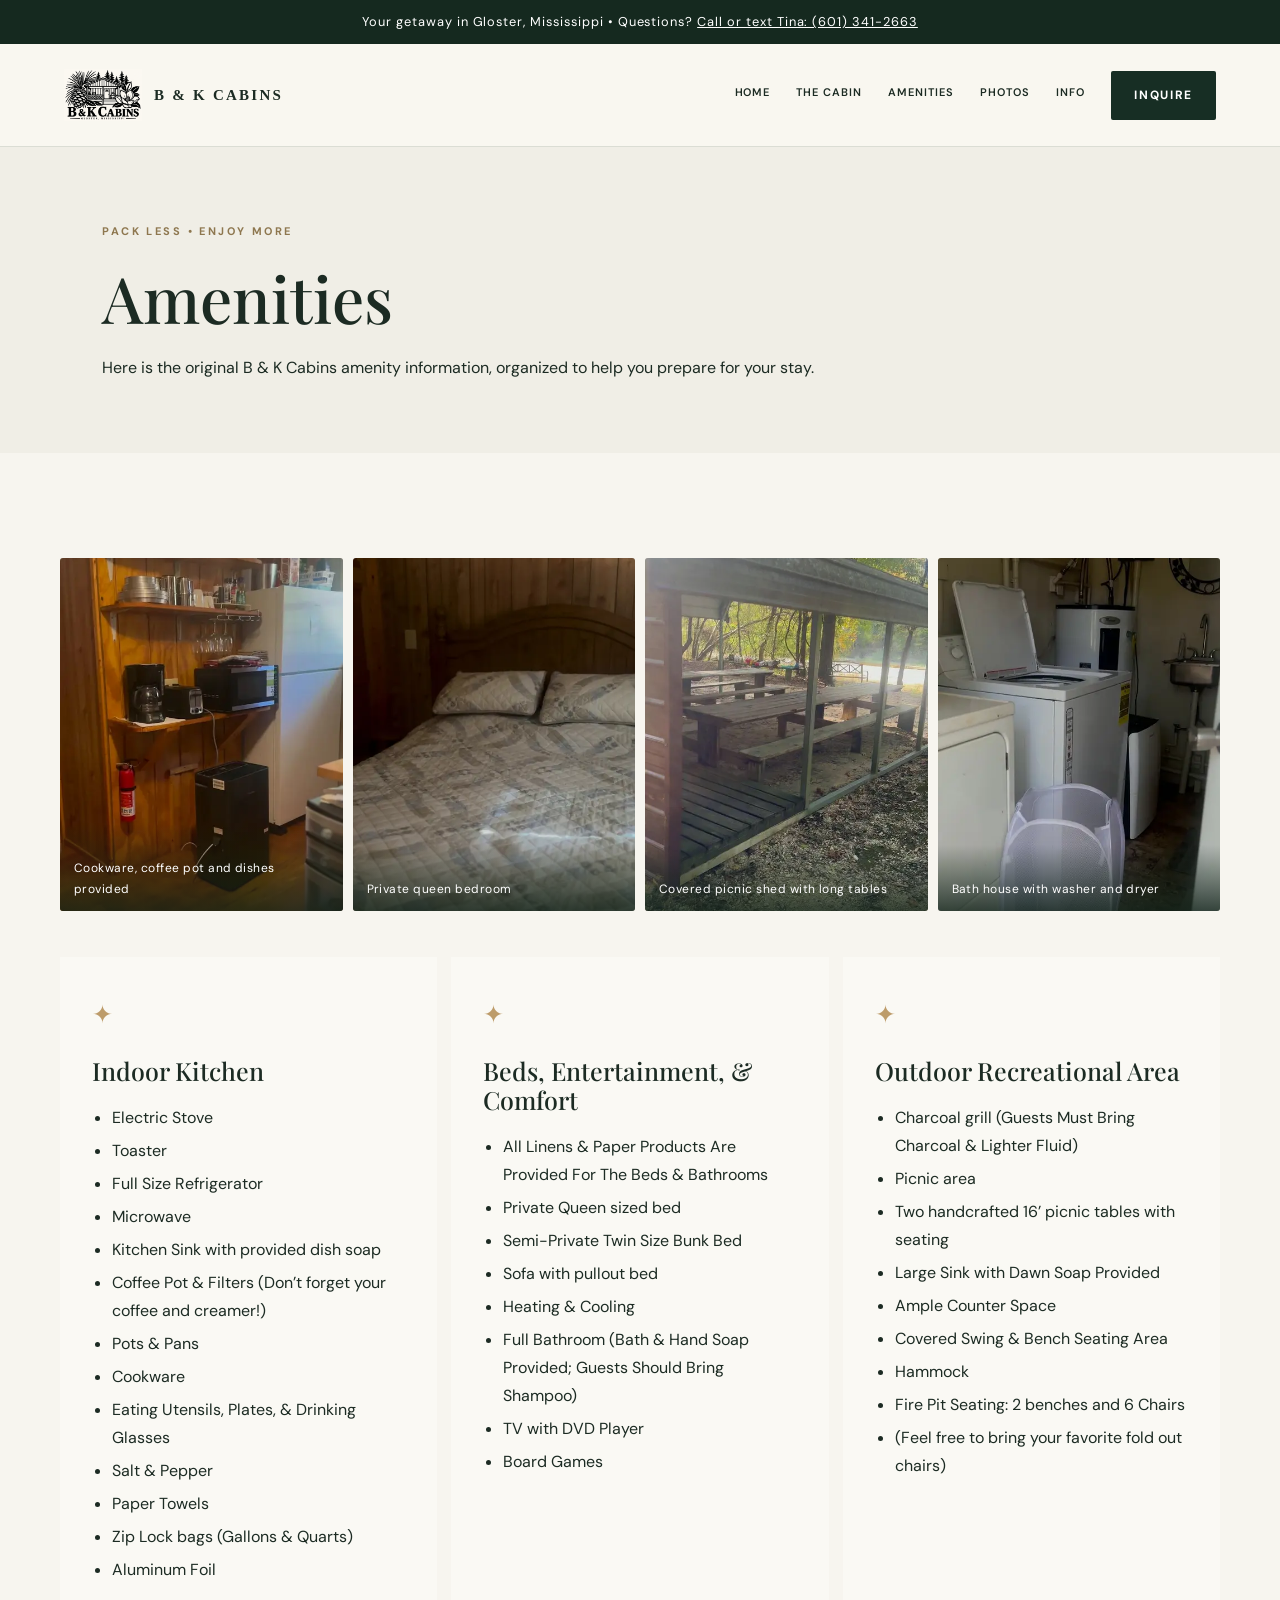
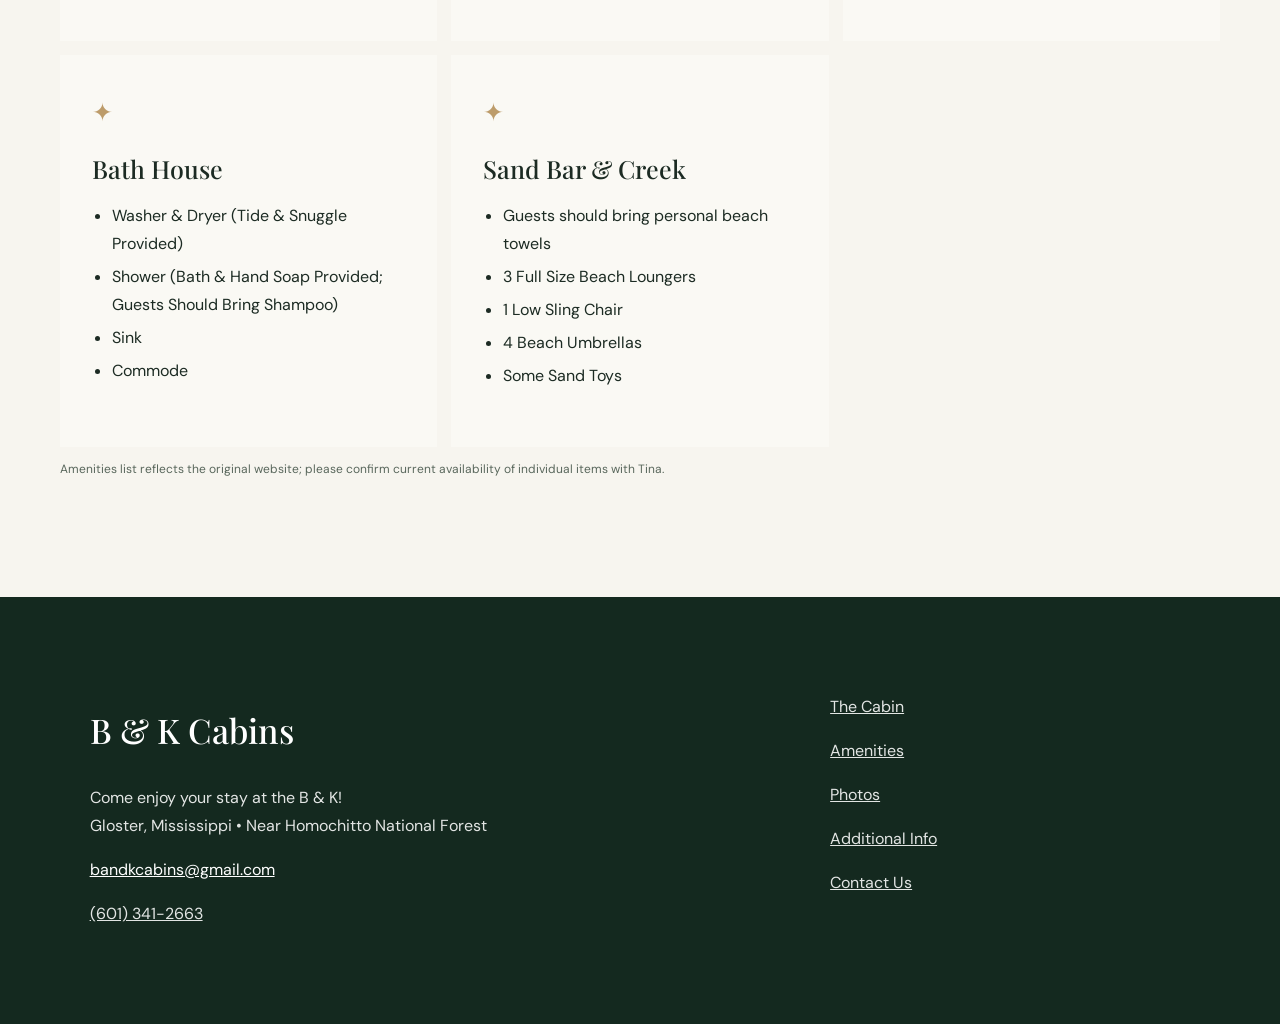
<file: amenities/index.html>
<!doctype html><html lang="en"><head><meta charset="utf-8"><meta name="viewport" content="width=device-width,initial-scale=1"><title>Cabin Amenities | Kitchen, Bathhouse, Creek &amp; More | B &amp; K Cabins</title><meta name="description" content="See the full B &amp; K cabin amenity checklist: equipped kitchen, linens, shaded porch, bathhouse, laundry, fire pit, creek and sandbar in Gloster, Mississippi."><link rel="canonical" href="https://bandkcabins.com/amenities/"><meta property="og:type" content="website"><meta property="og:title" content="Cabin Amenities | Kitchen, Bathhouse, Creek &amp; More | B &amp; K Cabins"><meta property="og:description" content="See the full B &amp; K cabin amenity checklist: equipped kitchen, linens, shaded porch, bathhouse, laundry, fire pit, creek and sandbar in Gloster, Mississippi."><meta property="og:url" content="https://bandkcabins.com/amenities/"><meta property="og:image" content="https://bandkcabins.com/assets/oct2026/cabin-porch-flowers.jpg"><link rel="stylesheet" href="/assets/site.css"><link rel="icon" href="/assets/bk-logo.png"><script type="application/ld+json">{"@context": "https://schema.org", "@type": "LodgingBusiness", "name": "B & K Cabins", "url": "https://bandkcabins.com/", "description": "Private cabin rental near Homochitto National Forest in Gloster, Mississippi.", "address": {"@type": "PostalAddress", "addressLocality": "Gloster", "addressRegion": "MS", "addressCountry": "US"}, "telephone": "+1-601-341-2663", "email": "bandkcabins@gmail.com"}</script></head><body><div class="top">Your getaway in Gloster, Mississippi • Questions? <a href="tel:+16013412663">Call or text Tina: (601) 341-2663</a></div><nav class="nav"><a class="logo" href="/"><img src="/assets/bk-logo.png" alt="B and K Cabins woodland emblem"><span>B & K CABINS</span></a><div class="links"><a href="/">Home</a><a href="/the-cabin/">The Cabin</a><a href="/amenities/">Amenities</a><a href="/photos/">Photos</a><a href="/faq/">Info</a><a class="btn" href="/contact/">Inquire</a></div></nav><main><header class="main-head"><div class="kicker">Pack less • Enjoy more</div><h1>Amenities</h1><p>Here is the original B & K Cabins amenity information, organized to help you prepare for your stay.</p></header><section class="wrap"><div class="amenity-band strip reveal" data-new-photos="in-kitchen-shelves,in-bedroom,in-picnic-shed,in-bathhouse" data-captions></div><div class="cards"><div class="card"><h3>Indoor Kitchen</h3><ul><li>Electric Stove</li><li>Toaster</li><li>Full Size Refrigerator</li><li>Microwave</li><li>Kitchen Sink with provided dish soap</li><li>Coffee Pot &amp; Filters (Don’t forget your coffee and creamer!)</li><li>Pots &amp; Pans</li><li>Cookware</li><li>Eating Utensils, Plates, &amp; Drinking Glasses</li><li>Salt &amp; Pepper</li><li>Paper Towels</li><li>Zip Lock bags (Gallons &amp; Quarts)</li><li>Aluminum Foil</li></ul></div><div class="card"><h3>Beds, Entertainment, &amp; Comfort</h3><ul><li>All Linens &amp; Paper Products Are Provided For The Beds &amp; Bathrooms</li><li>Private Queen sized bed</li><li>Semi-Private Twin Size Bunk Bed</li><li>Sofa with pullout bed</li><li>Heating &amp; Cooling</li><li>Full Bathroom (Bath &amp; Hand Soap Provided; Guests Should Bring Shampoo)</li><li>TV with DVD Player</li><li>Board Games</li></ul></div><div class="card"><h3>Outdoor Recreational Area</h3><ul><li>Charcoal grill (Guests Must Bring Charcoal &amp; Lighter Fluid)</li><li>Picnic area</li><li>Two handcrafted 16’ picnic tables with seating</li><li>Large Sink with Dawn Soap Provided</li><li>Ample Counter Space</li><li>Covered Swing &amp; Bench Seating Area</li><li>Hammock</li><li>Fire Pit Seating: 2 benches and 6 Chairs</li><li>(Feel free to bring your favorite fold out chairs)</li></ul></div><div class="card"><h3>Bath House</h3><ul><li>Washer &amp; Dryer (Tide &amp; Snuggle Provided)</li><li>Shower (Bath &amp; Hand Soap Provided; Guests Should Bring Shampoo)</li><li>Sink</li><li>Commode</li></ul></div><div class="card"><h3>Sand Bar &amp; Creek</h3><ul><li>Guests should bring personal beach towels</li><li>3 Full Size Beach Loungers</li><li>1 Low Sling Chair</li><li>4 Beach Umbrellas</li><li>Some Sand Toys</li></ul></div></div><p class="note">Amenities list reflects the original website; please confirm current availability of individual items with Tina.</p></section></main><footer class="footer"><div><h3>B & K Cabins</h3><p>Come enjoy your stay at the B & K!<br>Gloster, Mississippi • Near Homochitto National Forest</p><a href="mailto:bandkcabins@gmail.com">bandkcabins@gmail.com</a><p><a href="tel:+16013412663">(601) 341-2663</a></p></div><div><p><a href="/the-cabin/">The Cabin</a></p><p><a href="/amenities/">Amenities</a></p><p><a href="/photos/">Photos</a></p><p><a href="/faq/">Additional Info</a></p><p><a href="/contact/">Contact Us</a></p></div></footer><script src="/assets/photos.js"></script><script src="/assets/oct2026.js"></script><script defer src="/assets/site.js"></script></body></html>
</file>
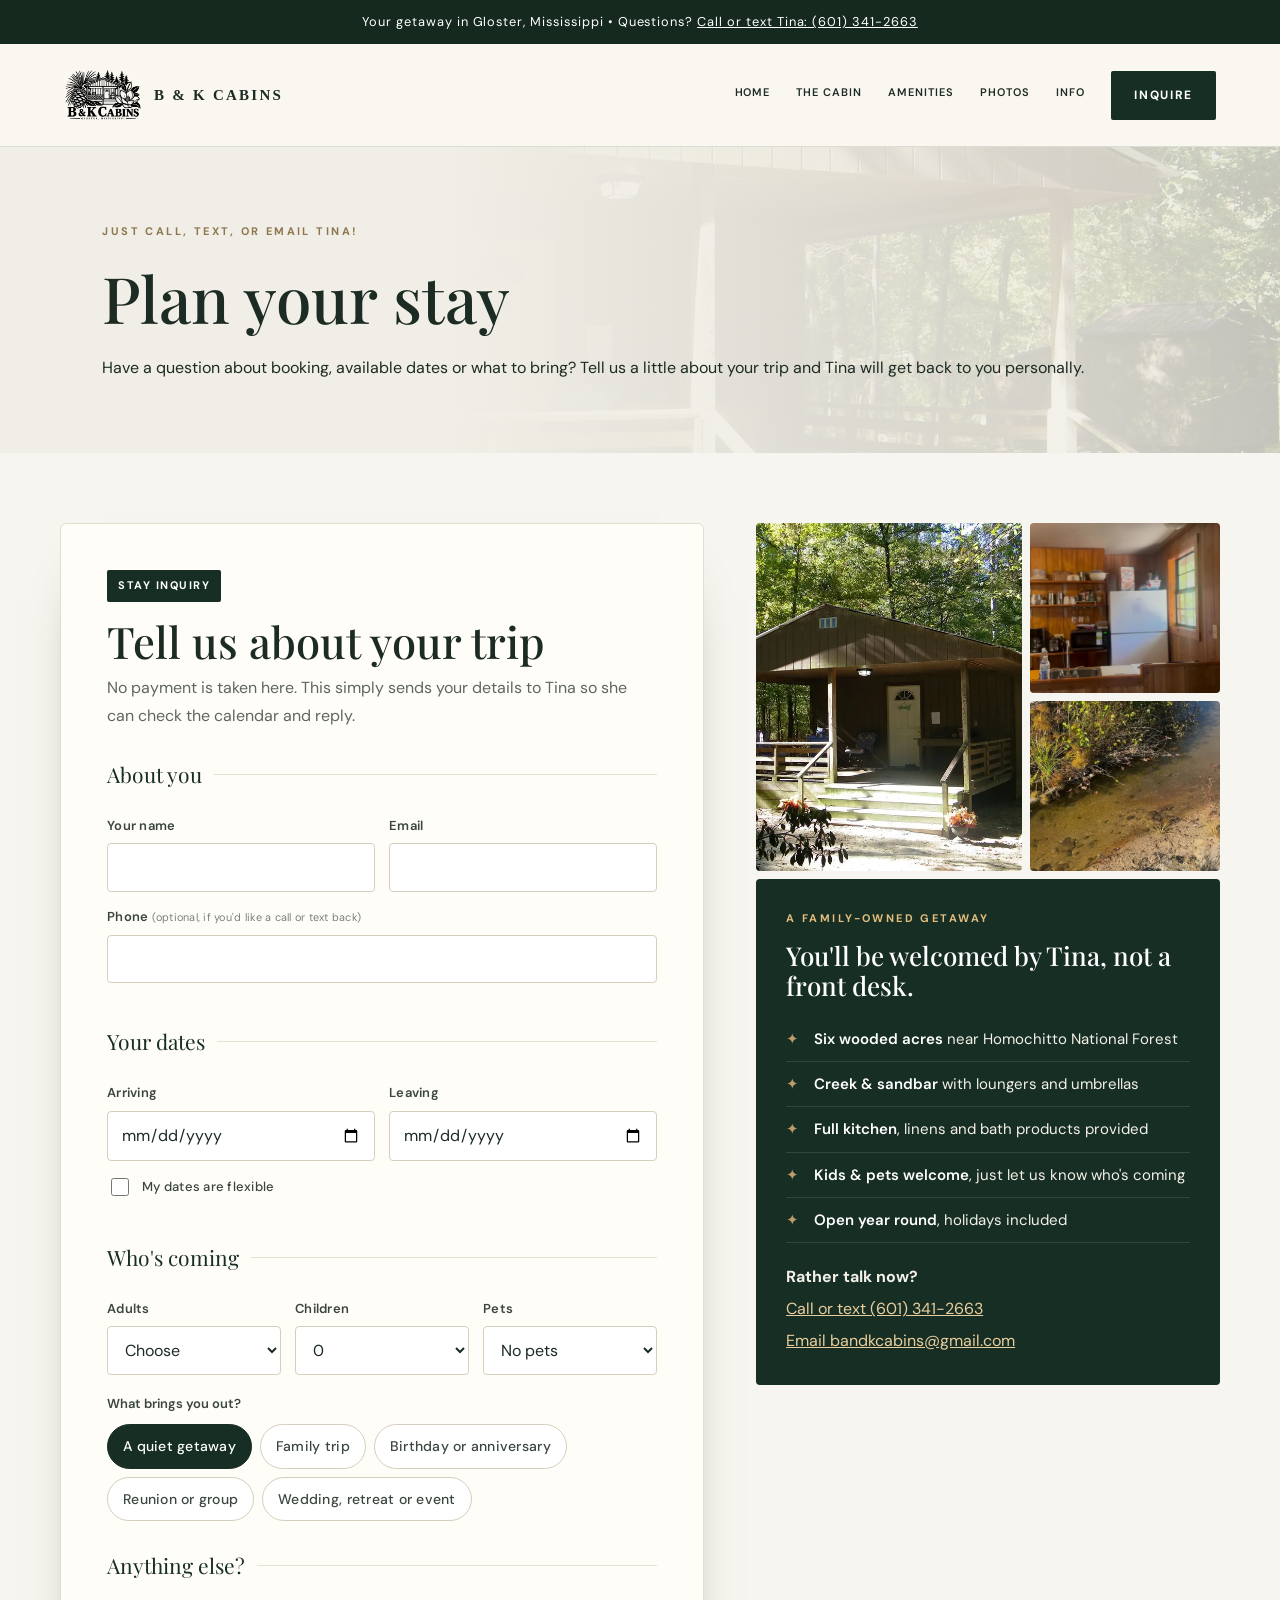
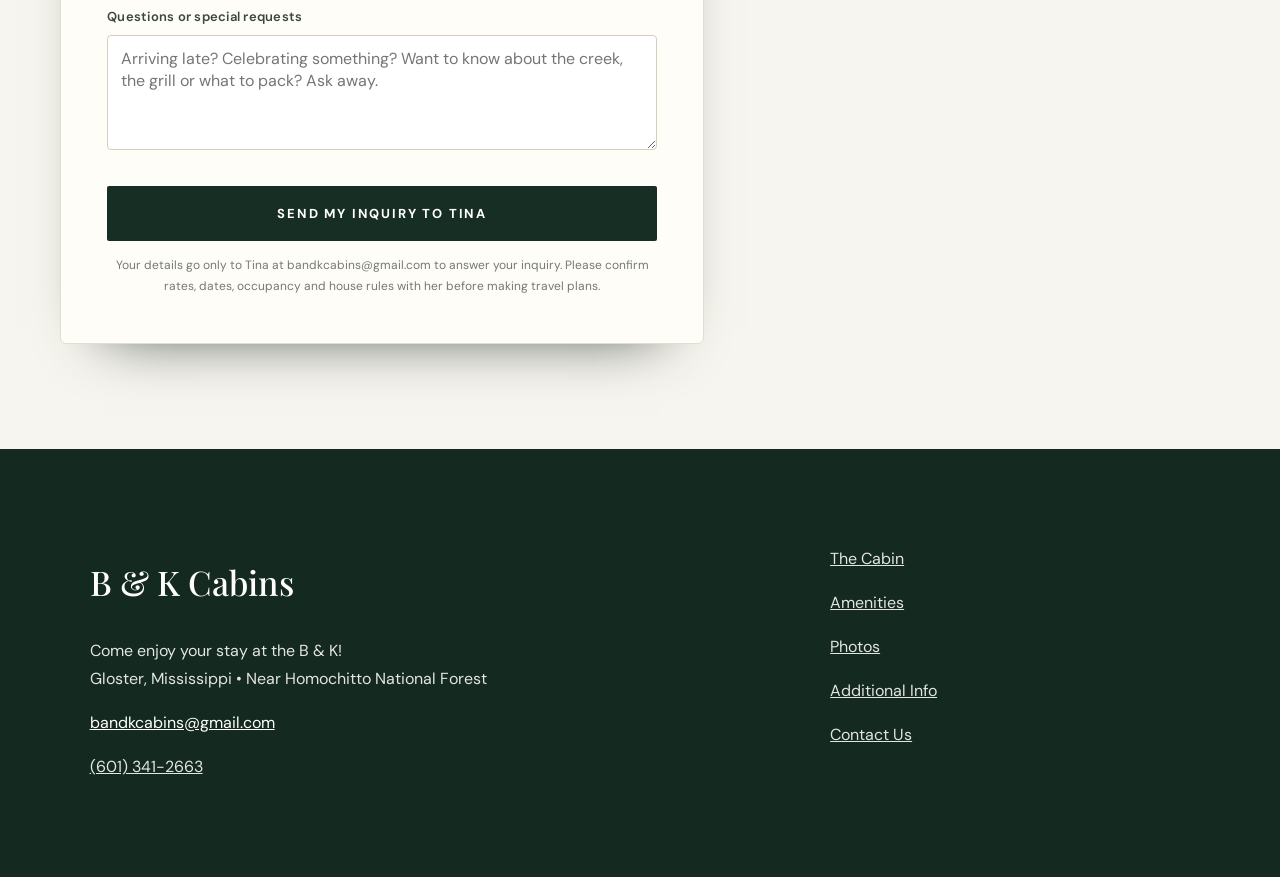
<file: contact/index.html>
<!doctype html><html lang="en"><head><meta charset="utf-8"><meta name="viewport" content="width=device-width,initial-scale=1"><title>Contact Tina &amp; Plan Your Stay | B &amp; K Cabins Gloster MS</title><meta name="description" content="Ask Tina about availability, rates, pets, gatherings, and your upcoming stay at B &amp; K Cabins in Gloster, Mississippi."><link rel="canonical" href="https://bandkcabins.com/contact/"><meta property="og:type" content="website"><meta property="og:title" content="Contact Tina &amp; Plan Your Stay | B &amp; K Cabins Gloster MS"><meta property="og:description" content="Ask Tina about availability, rates, pets, gatherings, and your upcoming stay at B &amp; K Cabins in Gloster, Mississippi."><meta property="og:url" content="https://bandkcabins.com/contact/"><meta property="og:image" content="https://bandkcabins.com/assets/oct2026/cabin-porch-flowers.jpg"><link rel="stylesheet" href="/assets/site.css"><link rel="icon" href="/assets/bk-logo.png"><script type="application/ld+json">{"@context": "https://schema.org", "@type": "LodgingBusiness", "name": "B & K Cabins", "url": "https://bandkcabins.com/", "description": "Private cabin rental near Homochitto National Forest in Gloster, Mississippi.", "address": {"@type": "PostalAddress", "addressLocality": "Gloster", "addressRegion": "MS", "addressCountry": "US"}, "telephone": "+1-601-341-2663", "email": "bandkcabins@gmail.com"}</script></head><body><div class="top">Your getaway in Gloster, Mississippi • Questions? <a href="tel:+16013412663">Call or text Tina: (601) 341-2663</a></div><nav class="nav"><a class="logo" href="/"><img src="/assets/bk-logo.png" alt="B and K Cabins woodland emblem"><span>B & K CABINS</span></a><div class="links"><a href="/">Home</a><a href="/the-cabin/">The Cabin</a><a href="/amenities/">Amenities</a><a href="/photos/">Photos</a><a href="/faq/">Info</a><a class="btn" href="/contact/">Inquire</a></div></nav><main><header class="main-head inquire-head"><div class="kicker">Just call, text, or email Tina!</div><h1>Plan your stay</h1><p>Have a question about booking, available dates or what to bring? Tell us a little about your trip and Tina will get back to you personally.</p></header>
<section class="wrap inquire">
<div class="inquire-form-wrap">
<form id="inquiry" class="inquiry" action="https://formsubmit.co/bandkcabins@gmail.com" method="POST" novalidate>
<input type="hidden" name="_subject" value="New stay inquiry from bandkcabins.com">
<input type="hidden" name="_template" value="table">
<input type="hidden" name="_next" value="https://bandkcabins.com/contact/thanks/">
<input type="text" name="_honey" class="hp" tabindex="-1" autocomplete="off" aria-hidden="true">
<div class="form-intro"><span class="chip">Stay inquiry</span><h2>Tell us about your trip</h2><p>No payment is taken here. This simply sends your details to Tina so she can check the calendar and reply.</p></div>
<fieldset><legend>About you</legend>
<div class="row2"><label>Your name<input name="Name" autocomplete="name" required></label><label>Email<input type="email" name="email" autocomplete="email" required></label></div>
<label>Phone <small>(optional, if you'd like a call or text back)</small><input type="tel" name="Phone" autocomplete="tel"></label>
</fieldset>
<fieldset><legend>Your dates</legend>
<div class="row2"><label>Arriving<input type="date" name="Arrival" required></label><label>Leaving<input type="date" name="Departure" required></label></div>
<label class="check"><input type="checkbox" name="Dates are flexible" value="Yes"> My dates are flexible</label>
</fieldset>
<fieldset><legend>Who's coming</legend>
<div class="row3"><label>Adults<select name="Adults" required><option value="">Choose</option><option>1</option><option>2</option><option>3</option><option>4</option><option>5</option><option>6</option><option>More than 6</option></select></label>
<label>Children<select name="Children"><option>0</option><option>1</option><option>2</option><option>3</option><option>4</option><option>5+</option></select></label>
<label>Pets<select name="Pets"><option>No pets</option><option>1 dog</option><option>2 dogs</option><option>Cat</option><option>Other / more than 2</option></select></label></div>
<div class="chips" role="group" aria-label="What brings you out?"><span class="chips-label">What brings you out?</span>
<label><input type="radio" name="Occasion" value="Getaway" checked><span>A quiet getaway</span></label><label><input type="radio" name="Occasion" value="Family trip"><span>Family trip</span></label><label><input type="radio" name="Occasion" value="Birthday or anniversary"><span>Birthday or anniversary</span></label><label><input type="radio" name="Occasion" value="Reunion or group gathering"><span>Reunion or group</span></label><label><input type="radio" name="Occasion" value="Wedding, retreat or event"><span>Wedding, retreat or event</span></label></div>
</fieldset>
<fieldset><legend>Anything else?</legend>
<label>Questions or special requests<textarea name="Message" rows="4" placeholder="Arriving late? Celebrating something? Want to know about the creek, the grill or what to pack? Ask away."></textarea></label>
</fieldset>
<p class="form-error" role="alert" hidden></p>
<button class="btn submit" type="submit">Send my inquiry to Tina</button>
<p class="fineprint">Your details go only to Tina at bandkcabins@gmail.com to answer your inquiry. Please confirm rates, dates, occupancy and house rules with her before making travel plans.</p>
</form>
<div class="inquiry-done" hidden tabindex="-1"><span class="done-mark" aria-hidden="true">✓</span><h2>Thank you<span class="done-name"></span>!</h2><p>Your inquiry is on its way to Tina. She reads every one herself and will reply by email or phone. Keep an eye on your inbox, and check your spam folder just in case.</p><p>Can't wait? Call or text Tina at <a href="tel:+16013412663">(601) 341-2663</a>.</p><p><a class="btn" href="/photos/">Browse the photos while you wait</a></p></div>
</div>
<aside class="welcome">
<div class="welcome-photos" data-new-photos="cabin-porch-flowers,in-kitchen-view,creek-shallows"></div>
<div class="welcome-card">
<div class="kicker">A family-owned getaway</div>
<h3>You'll be welcomed by Tina, not a front desk.</h3>
<ul class="perks"><li><b>Six wooded acres</b> near Homochitto National Forest</li><li><b>Creek &amp; sandbar</b> with loungers and umbrellas</li><li><b>Full kitchen</b>, linens and bath products provided</li><li><b>Kids &amp; pets welcome</b>, just let us know who's coming</li><li><b>Open year round</b>, holidays included</li></ul>
<div class="direct"><p><strong>Rather talk now?</strong></p><p><a href="tel:+16013412663">Call or text (601) 341-2663</a></p><p><a href="mailto:bandkcabins@gmail.com?subject=B%26K%20Cabins%20Availability%20Inquiry&body=Hi%20Tina%2C%0A%0AI%20would%20like%20to%20ask%20about%20availability%20for%3A%0AArrival%20date%3A%0ADeparture%20date%3A%0ANumber%20of%20guests%3A%0APets%3A%0A%0AThank%20you%21">Email bandkcabins@gmail.com</a></p></div>
</div>
</aside>
</section></main></main><footer class="footer"><div><h3>B & K Cabins</h3><p>Come enjoy your stay at the B & K!<br>Gloster, Mississippi • Near Homochitto National Forest</p><a href="mailto:bandkcabins@gmail.com">bandkcabins@gmail.com</a><p><a href="tel:+16013412663">(601) 341-2663</a></p></div><div><p><a href="/the-cabin/">The Cabin</a></p><p><a href="/amenities/">Amenities</a></p><p><a href="/photos/">Photos</a></p><p><a href="/faq/">Additional Info</a></p><p><a href="/contact/">Contact Us</a></p></div></footer><script src="/assets/photos.js"></script><script src="/assets/oct2026.js"></script><script defer src="/assets/site.js"></script><script defer src="/assets/inquiry.js"></script></body></html>
</file>
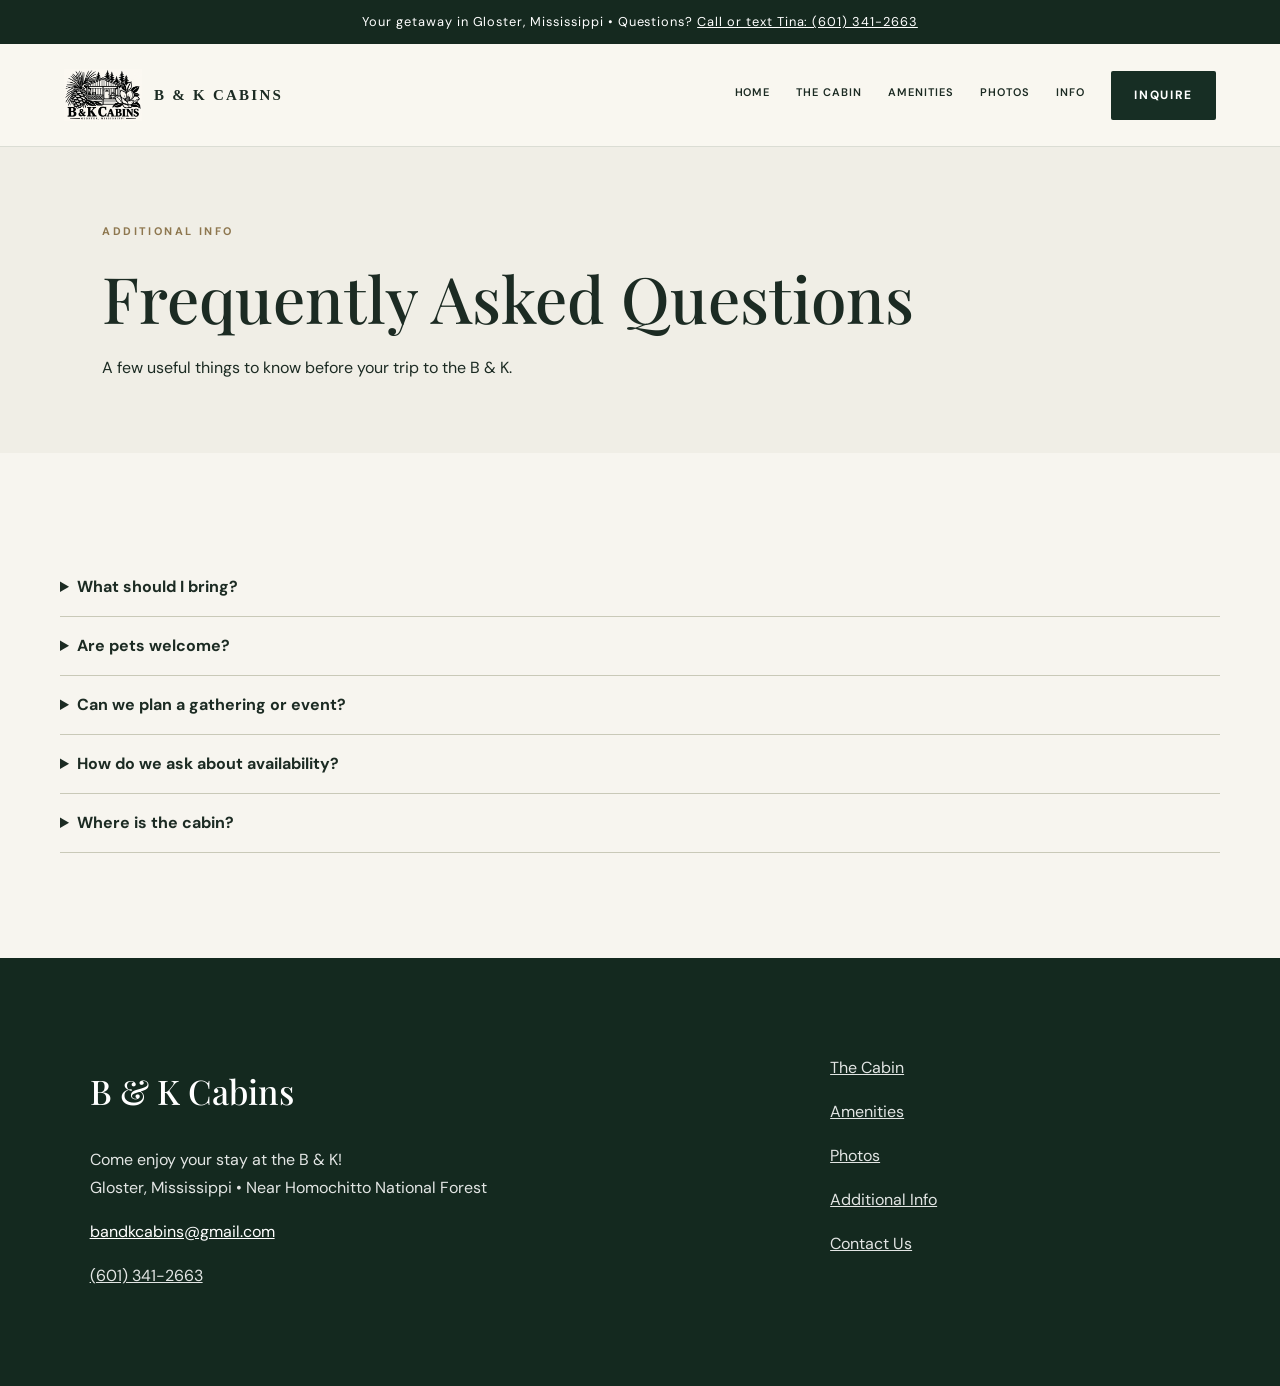
<file: faq/index.html>
<!doctype html><html lang="en"><head><meta charset="utf-8"><meta name="viewport" content="width=device-width,initial-scale=1"><title>Frequently Asked Questions | B &amp; K Cabins Mississippi</title><meta name="description" content="Frequently asked questions about staying at B &amp; K Cabins in Gloster MS, including what to bring, pets, gatherings and booking inquiries."><link rel="canonical" href="https://bandkcabins.com/faq/"><meta property="og:type" content="website"><meta property="og:title" content="Frequently Asked Questions | B &amp; K Cabins Mississippi"><meta property="og:description" content="Frequently asked questions about staying at B &amp; K Cabins in Gloster MS, including what to bring, pets, gatherings and booking inquiries."><meta property="og:url" content="https://bandkcabins.com/faq/"><meta property="og:image" content="https://bandkcabins.com/assets/oct2026/cabin-porch-flowers.jpg"><link rel="stylesheet" href="/assets/site.css"><link rel="icon" href="/assets/bk-logo.png"><script type="application/ld+json">{"@context": "https://schema.org", "@type": "LodgingBusiness", "name": "B & K Cabins", "url": "https://bandkcabins.com/", "description": "Private cabin rental near Homochitto National Forest in Gloster, Mississippi.", "address": {"@type": "PostalAddress", "addressLocality": "Gloster", "addressRegion": "MS", "addressCountry": "US"}, "telephone": "+1-601-341-2663", "email": "bandkcabins@gmail.com"}</script></head><body><div class="top">Your getaway in Gloster, Mississippi • Questions? <a href="tel:+16013412663">Call or text Tina: (601) 341-2663</a></div><nav class="nav"><a class="logo" href="/"><img src="/assets/bk-logo.png" alt="B and K Cabins woodland emblem"><span>B & K CABINS</span></a><div class="links"><a href="/">Home</a><a href="/the-cabin/">The Cabin</a><a href="/amenities/">Amenities</a><a href="/photos/">Photos</a><a href="/faq/">Info</a><a class="btn" href="/contact/">Inquire</a></div></nav><main><header class="main-head"><div class="kicker">Additional Info</div><h1>Frequently Asked Questions</h1><p>A few useful things to know before your trip to the B & K.</p></header><section class="wrap"><details><summary>What should I bring?</summary><p>Don’t forget your coffee and creamer, shampoo, personal beach towels, and charcoal and lighter fluid if you plan to use the grill. Take a look at our <a href="/amenities/">full amenities page</a> for the original detailed packing notes.</p></details><details><summary>Are pets welcome?</summary><p>Our original website welcomes four-legged family members! Please check current pet requirements with Tina before arrival.</p></details><details><summary>Can we plan a gathering or event?</summary><p>Our original site mentions weddings, yoga retreats, team-building trips, family reunions, birthdays, and anniversaries. Please contact Tina to discuss what is currently permitted.</p></details><details><summary>How do we ask about availability?</summary><p>Just call or text Tina at <a href="tel:+16013412663">(601) 341-2663</a>, or email <a href="mailto:bandkcabins@gmail.com">bandkcabins@gmail.com</a>.</p></details><details><summary>Where is the cabin?</summary><p>B & K Cabins is in Gloster, Mississippi, near Homochitto National Forest. Contact Tina for detailed arrival directions.</p></details></section></main><footer class="footer"><div><h3>B & K Cabins</h3><p>Come enjoy your stay at the B & K!<br>Gloster, Mississippi • Near Homochitto National Forest</p><a href="mailto:bandkcabins@gmail.com">bandkcabins@gmail.com</a><p><a href="tel:+16013412663">(601) 341-2663</a></p></div><div><p><a href="/the-cabin/">The Cabin</a></p><p><a href="/amenities/">Amenities</a></p><p><a href="/photos/">Photos</a></p><p><a href="/faq/">Additional Info</a></p><p><a href="/contact/">Contact Us</a></p></div></footer><script src="/assets/photos.js"></script><script src="/assets/oct2026.js"></script><script defer src="/assets/site.js"></script></body></html>
</file>
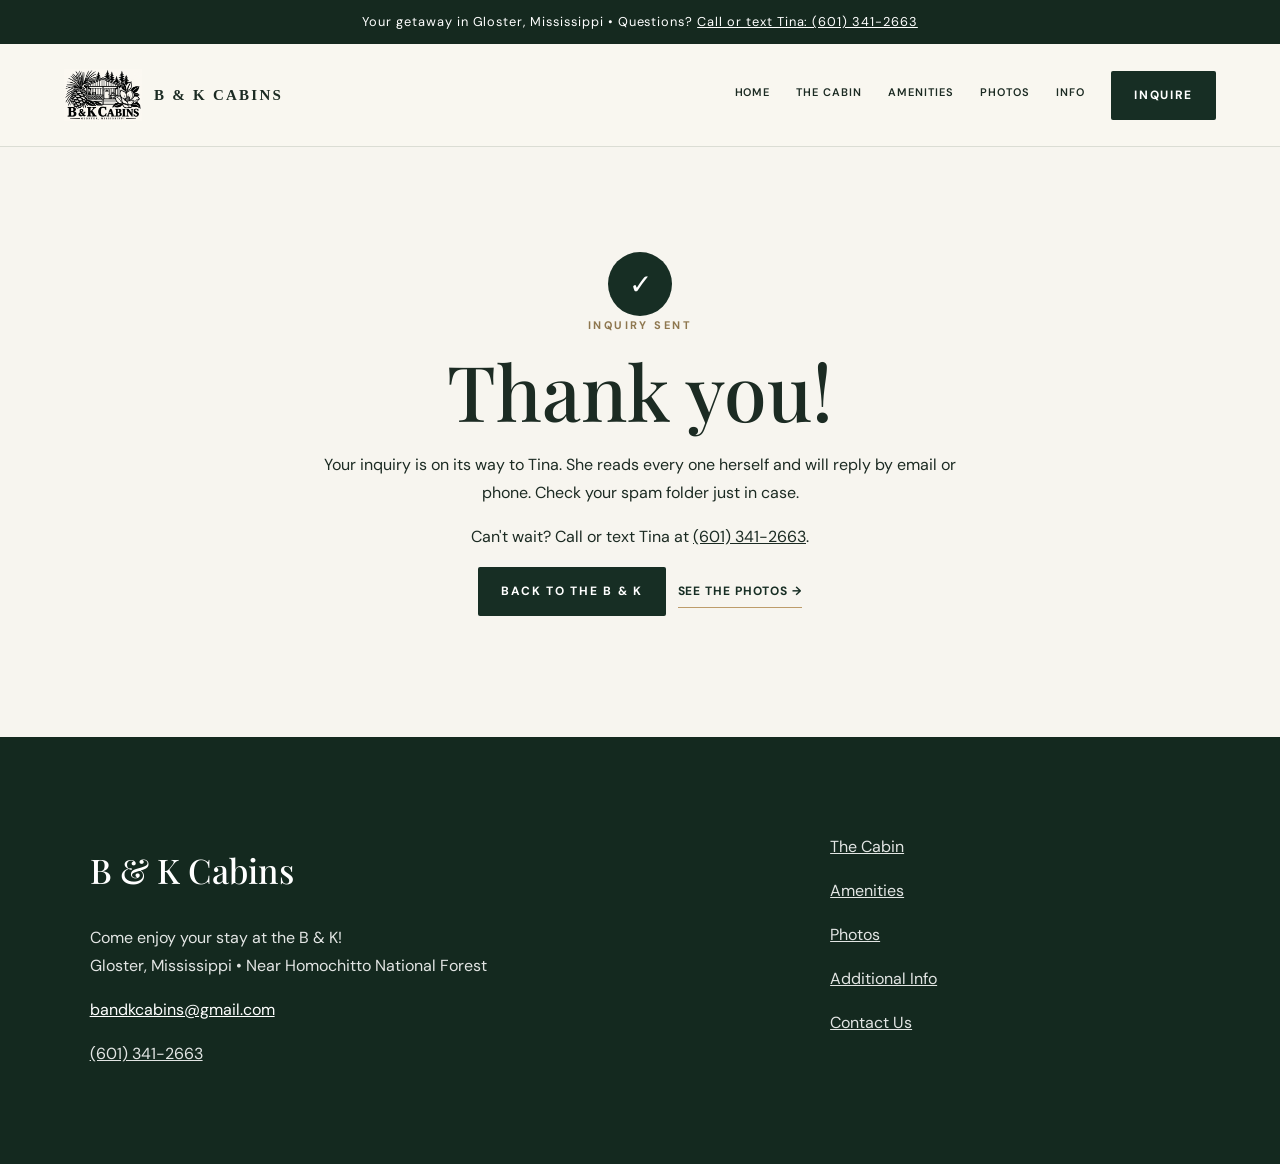
<file: contact/thanks/index.html>
<!doctype html><html lang="en"><head><meta charset="utf-8"><meta name="viewport" content="width=device-width,initial-scale=1"><title>Thank you | Contact Tina &amp; Plan Your Stay | B &amp; K Cabins Gloster MS</title><meta name="description" content="Ask Tina about availability, rates, pets, gatherings, and your upcoming stay at B &amp; K Cabins in Gloster, Mississippi."><link rel="canonical" href="https://bandkcabins.com/contact/thanks/"><meta name="robots" content="noindex"><meta property="og:type" content="website"><meta property="og:title" content="Contact Tina &amp; Plan Your Stay | B &amp; K Cabins Gloster MS"><meta property="og:description" content="Ask Tina about availability, rates, pets, gatherings, and your upcoming stay at B &amp; K Cabins in Gloster, Mississippi."><meta property="og:url" content="https://bandkcabins.com/contact/"><meta property="og:image" content="https://bandkcabins.com/assets/oct2026/cabin-porch-flowers.jpg"><link rel="stylesheet" href="/assets/site.css"><link rel="icon" href="/assets/bk-logo.png"><script type="application/ld+json">{"@context": "https://schema.org", "@type": "LodgingBusiness", "name": "B & K Cabins", "url": "https://bandkcabins.com/", "description": "Private cabin rental near Homochitto National Forest in Gloster, Mississippi.", "address": {"@type": "PostalAddress", "addressLocality": "Gloster", "addressRegion": "MS", "addressCountry": "US"}, "telephone": "+1-601-341-2663", "email": "bandkcabins@gmail.com"}</script></head><body><div class="top">Your getaway in Gloster, Mississippi • Questions? <a href="tel:+16013412663">Call or text Tina: (601) 341-2663</a></div><nav class="nav"><a class="logo" href="/"><img src="/assets/bk-logo.png" alt="B and K Cabins woodland emblem"><span>B & K CABINS</span></a><div class="links"><a href="/">Home</a><a href="/the-cabin/">The Cabin</a><a href="/amenities/">Amenities</a><a href="/photos/">Photos</a><a href="/faq/">Info</a><a class="btn" href="/contact/">Inquire</a></div></nav><main><section class="wrap inquire-thanks"><span class="done-mark" aria-hidden="true">✓</span><div class="kicker">Inquiry sent</div><h1>Thank you!</h1><p>Your inquiry is on its way to Tina. She reads every one herself and will reply by email or phone. Check your spam folder just in case.</p><p>Can't wait? Call or text Tina at <a href="tel:+16013412663">(601) 341-2663</a>.</p><p><a class="btn" href="/">Back to the B &amp; K</a> &nbsp; <a class="text-cta" style="color:var(--forest);border-color:var(--gold)" href="/photos/">See the photos →</a></p></section></main><footer class="footer"><div><h3>B & K Cabins</h3><p>Come enjoy your stay at the B & K!<br>Gloster, Mississippi • Near Homochitto National Forest</p><a href="mailto:bandkcabins@gmail.com">bandkcabins@gmail.com</a><p><a href="tel:+16013412663">(601) 341-2663</a></p></div><div><p><a href="/the-cabin/">The Cabin</a></p><p><a href="/amenities/">Amenities</a></p><p><a href="/photos/">Photos</a></p><p><a href="/faq/">Additional Info</a></p><p><a href="/contact/">Contact Us</a></p></div></footer><script src="/assets/photos.js"></script><script src="/assets/oct2026.js"></script><script defer src="/assets/site.js"></script></body></html>
</file>
<file: assets/site.css>
@import url('https://fonts.googleapis.com/css2?family=DM+Sans:wght@400;500;600;700&family=Playfair+Display:wght@400;500;600;700&display=swap');:root{--forest:#1e372b;--sage:#7c8b76;--cream:#f8f5ec;--sand:#eae1d1;--gold:#b08b52;--ink:#252c27}*{box-sizing:border-box}html{scroll-behavior:smooth}body{margin:0;background:var(--cream);color:var(--ink);font:16px/1.75 'DM Sans',sans-serif}h1,h2,h3{font-family:'Playfair Display',Georgia,serif;line-height:1.16;font-weight:500}h1{font-size:clamp(3rem,6.4vw,6.8rem);margin:.3em 0}h2{font-size:clamp(2rem,4vw,3.9rem)}h3{font-size:1.6rem}a{color:inherit}img{max-width:100%}.top{padding:9px 6%;background:var(--forest);color:#fff;text-align:center;font-size:.8rem;letter-spacing:.04em}.top a{color:inherit}.nav{display:flex;justify-content:space-between;align-items:center;gap:22px;padding:12px 5%;background:#fff;position:sticky;top:0;z-index:10;box-shadow:0 3px 16px #142b1712}.logo{display:flex;align-items:center;gap:12px;text-decoration:none;font-family:Georgia,serif;letter-spacing:.07em;font-weight:bold;font-size:18px}.logo img{width:72px;height:62px;object-fit:contain}.links{display:flex;align-items:center;gap:20px;font-size:13px;font-weight:600}.links a{text-decoration:none}.links a:hover{text-decoration:underline}.btn{display:inline-block;background:var(--forest);color:white;text-decoration:none;padding:14px 23px;border-radius:2px;font-weight:700;text-transform:uppercase;font-size:12px;letter-spacing:.14em}.btn.alt{background:#fff;color:var(--forest)}.hero{min-height:78vh;display:flex;align-items:center;background:linear-gradient(90deg,#102416db,#10241640),url('https://static.wixstatic.com/media/a97bd1_fc669ba26fee4099aa055186581d35e2~mv2.jpeg') center/cover;color:white;padding:8% 9%}.hero>div{max-width:840px}.eyebrow{text-transform:uppercase;letter-spacing:.21em;font-size:11px;font-weight:700;color:var(--gold)}.hero .eyebrow{color:#ead4a6}.hero p{max-width:590px;font-size:1.15rem}.wrap{max-width:1190px;margin:auto;padding:78px 25px}.split{display:grid;grid-template-columns:1fr 1fr;gap:60px;align-items:center}.split img{width:100%;min-height:380px;object-fit:cover}.highlight{background:var(--sand)}.muted{color:#647366}.kicker{font-size:11px;text-transform:uppercase;letter-spacing:.2em;font-weight:bold;color:#8a764e}.cards{display:grid;grid-template-columns:repeat(3,1fr);gap:20px}.card{background:white;padding:30px;min-height:210px;border-top:3px solid var(--gold)}.card h3{margin:0 0 12px}.grid{display:grid;grid-template-columns:repeat(3,1fr);gap:12px}.grid figure{margin:0;position:relative;background:#ddd;aspect-ratio:4/3;overflow:hidden}.grid img{width:100%;height:100%;object-fit:cover;transition:transform .3s}.grid img:hover{transform:scale(1.045)}.grid figcaption{background:#20392ccc;color:#fff;position:absolute;bottom:0;left:0;right:0;padding:8px 12px;font-size:11px;text-transform:capitalize}.dark{background:var(--forest);color:#fff}.dark .kicker{color:#e4bd7c}.footer{background:#14291f;color:#fff;padding:55px 7%;display:grid;grid-template-columns:2fr 1fr;gap:20px}.footer a{color:inherit}ul{padding-left:20px}li{padding-bottom:5px}.original{border-left:3px solid var(--gold);padding-left:21px}.note{font-size:12px;color:#59675c}.main-head{padding:75px 8% 55px;background:var(--sand)}.main-head h1{font-size:clamp(2.8rem,5vw,5rem)}.photos-note{margin:16px 0 30px}summary{cursor:pointer;font-weight:700;padding:15px 0;border-bottom:1px solid #c9c9b8}@media(max-width:850px){.links{gap:8px;flex-wrap:wrap;justify-content:flex-end}.links a{font-size:11px}.logo img{width:56px;height:50px}.split{grid-template-columns:1fr}.cards,.grid{grid-template-columns:repeat(2,1fr)}.hero{min-height:65vh}.footer{grid-template-columns:1fr}}@media(max-width:540px){.nav{align-items:flex-start;flex-direction:column}.links{width:100%;justify-content:space-between}.links a{font-size:10px}.links .btn{padding:9px}.hero{padding:13% 7%}.cards,.grid{grid-template-columns:1fr}.wrap{padding:50px 20px}.split{gap:22px}}
/* 2026 premium hospitality design system */
:root{--forest:#172e24;--gold:#bd9c6a;--cream:#f7f5ef;--sand:#f0eee6;--ink:#1c2b23}body{background:var(--cream)}.top{background:#15291f;letter-spacing:.075em;padding:11px 5%}.nav{background:rgba(249,247,240,.97);border-bottom:1px solid #283f3024;box-shadow:none;padding:15px max(5%,calc((100% - 1320px)/2));backdrop-filter:blur(14px)}.logo{font-size:15px;letter-spacing:.15em}.logo img{width:78px;height:72px}.links{gap:26px;font-size:11px;letter-spacing:.09em;text-transform:uppercase}.links a:not(.btn){padding-bottom:4px;border-bottom:1px solid transparent}.links a:not(.btn):hover{border-bottom-color:var(--gold);text-decoration:none}.btn{transition:background .25s,transform .25s;white-space:nowrap}.btn:hover{background:#305240;transform:translateY(-2px)}.hero{min-height:740px;min-height:min(90svh,880px);position:relative;padding:12% max(6%,calc((100% - 1320px)/2));background:linear-gradient(90deg,rgba(8,25,16,.88),rgba(13,30,17,.58) 50%,rgba(13,30,17,.14)),url('https://static.wixstatic.com/media/a97bd1_fc669ba26fee4099aa055186581d35e2~mv2.jpeg') center/cover}.hero:after{content:"";position:absolute;inset:auto 0 0;height:115px;background:linear-gradient(0deg,#13251b79,transparent);pointer-events:none}.hero-inner{max-width:850px;position:relative;z-index:1}.hero-line{font-size:12px;text-transform:uppercase;letter-spacing:.26em;color:#e4d9bc;border-left:2px solid var(--gold);padding-left:17px}.hero h1{max-width:900px;font-size:clamp(3.8rem,7vw,7.8rem);font-weight:400;letter-spacing:-.035em;line-height:1.06;margin:33px 0 27px}.hero p{font-family:'Playfair Display',Georgia,serif;font-size:clamp(1.2rem,2.15vw,1.8rem);font-weight:400;line-height:1.5}.hero .eyebrow{display:none}.hero-actions{display:flex;align-items:center;gap:28px;flex-wrap:wrap;margin:34px 0}.hero-actions .btn{padding:18px 28px}.text-cta{color:white;font-size:12px;letter-spacing:.075em;font-weight:700;text-transform:uppercase;text-decoration:none;border-bottom:1px solid #ded5bb;padding-bottom:8px}.text-cta:hover{color:#e9ce9d}.hero .hero-foot{font:500 11px/1.6 'DM Sans',sans-serif;letter-spacing:.08em;margin-top:65px;color:#e5e3db}.hero-foot span{margin:0 11px;color:var(--gold)}.trust-band{background:#e9e7df;border-bottom:1px solid #e0d8c8}.trust-inner{max-width:1320px;margin:auto;display:grid;grid-template-columns:repeat(4,1fr);padding:22px 18px}.trust-inner>div{padding:16px 25px;border-right:1px solid #cec9b9}.trust-inner>div:last-child{border-right:0}.trust-inner small{display:block;font-size:10px;letter-spacing:.16em;color:#786c58;margin-bottom:3px}.trust-inner strong{font-family:'Playfair Display',Georgia,serif;font-weight:500;font-size:19px;color:var(--forest)}.wrap{max-width:1210px;padding-top:105px;padding-bottom:105px}.split{gap:95px}.split h2{font-size:clamp(3rem,5vw,5.5rem);letter-spacing:-.03em}.split>img{height:630px;object-position:center}.original{border-color:var(--gold)}.original p{max-width:70ch}.kicker{letter-spacing:.22em;color:#8e774f}.highlight{background:#e9e5da}.highlight h2{max-width:900px;letter-spacing:-.03em}.cards{gap:14px;margin-top:46px}.card{border-top:0;padding:36px 32px;min-height:260px;background:#faf9f4}.card:before{content:'✦';font-size:25px;color:var(--gold)}.card h3{font-size:25px;margin:19px 0}.section-intro{display:flex;justify-content:space-between;align-items:end;gap:60px;margin-bottom:40px}.section-intro>div{flex:1}.section-intro>p{flex:0 1 340px;color:#5f665f}.section-intro h2{margin:16px 0 0;letter-spacing:-.03em}.why .original{columns:2;column-gap:45px}.why .original p{break-inside:avoid}.experience{display:grid;grid-template-columns:1fr 1fr;min-height:640px;background:#162d22}.experience-photo{background:url('https://static.wixstatic.com/media/a97bd1_2c4ac9acb76048c09a441248e656f37a~mv2.jpeg') center/cover}.experience-content{padding:clamp(55px,8vw,125px);align-self:center;color:#f6f4ed}.experience-content h2{font-size:clamp(2.8rem,4.2vw,5.3rem);letter-spacing:-.035em}.experience-content p{color:#e1e7dd;max-width:520px}.underlined{display:inline-block;border-bottom:1px solid var(--gold);margin-top:20px;padding-bottom:9px;text-decoration:none;text-transform:uppercase;letter-spacing:.09em;font-size:12px}.grid{grid-template-columns:repeat(3,1fr);gap:17px}.grid figure{aspect-ratio:1.18}.grid figure:first-child{grid-column:span 2;aspect-ratio:2.4}.grid img{filter:saturate(.92)}.grid figcaption{background:linear-gradient(0deg,#162c22b8,transparent);padding:33px 15px 10px}.journey-grid{display:grid;grid-template-columns:repeat(3,1fr);border-top:1px solid #cfc8b8;border-bottom:1px solid #cfc8b8}.journey-grid>a{text-decoration:none;padding:37px;border-right:1px solid #cfc8b8}.journey-grid>a:last-child{border:0}.journey-grid>a:hover{background:#ece9de}.journey-grid span{font-family:Georgia,serif;font-size:35px;color:#b69d74}.journey-grid h3{margin:22px 0 8px}.journey-grid p{min-height:84px;color:#5e665e}.journey-grid b{font-size:12px;text-transform:uppercase;letter-spacing:.1em}.final-cta{text-align:center;max-width:920px}.final-cta h2{font-size:clamp(3rem,6vw,6rem);letter-spacing:-.03em}.final-cta .center{justify-content:center}.booking-disclaimer{font-size:12px;opacity:.74;margin-top:35px}.footer{padding-top:80px;padding-bottom:80px}.footer h3{font-size:34px}.footer p{opacity:.88}@media(max-width:900px){.trust-inner{grid-template-columns:repeat(2,1fr)}.trust-inner>div:nth-child(2){border-right:0}.experience{grid-template-columns:1fr}.experience-photo{min-height:480px}.section-intro{display:block}.why .original{columns:1}.hero{min-height:680px}.split{gap:35px}.split>img{height:440px}.journey-grid{grid-template-columns:1fr}.journey-grid>a{border-right:0;border-bottom:1px solid #cfc8b8}.journey-grid>a:last-child{border-bottom:0}.journey-grid p{min-height:0}}@media(max-width:540px){.nav{position:relative}.hero{min-height:630px;padding:85px 7%}.hero h1{font-size:3.75rem}.hero .hero-foot{margin-top:35px}.trust-inner>div{padding:13px}.trust-inner strong{font-size:16px}.wrap{padding-top:68px;padding-bottom:68px}.experience-photo{min-height:300px}.experience-content{padding:55px 26px}.grid{grid-template-columns:repeat(2,1fr)}.grid figure:first-child{grid-column:span 2}.hero-actions{gap:21px}.split>img{height:320px}}@media(prefers-reduced-motion:reduce){*,*::before,*::after{scroll-behavior:auto!important;transition:none!important}}

/* ===== October 2026 refresh: new property photography ===== */
.hero{background:linear-gradient(90deg,rgba(8,25,16,.86),rgba(13,30,17,.55) 48%,rgba(13,30,17,.08)),url('/assets/oct2026/cabin-porch-flowers.jpg') 58% 50%/cover;overflow:hidden}
@media(max-width:900px){.hero{background-position:center,62% 50%}}
.reveal{opacity:0;transform:translateY(22px);transition:opacity .9s ease,transform .9s ease}.reveal.in{opacity:1;transform:none}
.card-photo{margin:-36px -32px 26px;aspect-ratio:16/10;overflow:hidden;background:#d9d4c6}.card-photo img{width:100%;height:100%;object-fit:cover;display:block;transition:transform .6s}.card:hover .card-photo img{transform:scale(1.04)}
.card.has-photo:before{display:none}
.fresh{background:#f2efe6}.fresh .section-intro p a{color:var(--forest)}
.bento{display:grid;grid-template-columns:repeat(4,1fr);grid-auto-rows:clamp(150px,17vw,250px);gap:12px}
.bento figure,.mosaic figure,.strip figure{margin:0;position:relative;overflow:hidden;background:#d9d4c6;border-radius:3px}
.bento button,.mosaic button,.strip button{all:unset;cursor:zoom-in;display:block;width:100%;height:100%}
.bento button:focus-visible,.mosaic button:focus-visible,.strip button:focus-visible{outline:3px solid var(--gold);outline-offset:2px}
.bento img,.mosaic img,.strip img{width:100%;height:100%;object-fit:cover;display:block;transition:transform .7s ease,filter .4s}
.bento figure:hover img,.mosaic figure:hover img,.strip figure:hover img{transform:scale(1.045)}
.bento figure:nth-child(1){grid-column:span 2;grid-row:span 2}.bento figure:nth-child(2){grid-row:span 2}.bento figure:nth-child(3){grid-row:span 2}
.bento figure:nth-child(4){grid-column:span 2}
.bento figcaption,.mosaic figcaption,.strip figcaption{position:absolute;left:0;right:0;bottom:0;padding:34px 14px 11px;color:#fff;font-size:12px;letter-spacing:.04em;background:linear-gradient(0deg,#0f2118c4,transparent);pointer-events:none}
.grounds{background:#13261d;color:#f4f1e8}.grounds .kicker{color:#e4bd7c}.grounds-grid{display:grid;grid-template-columns:minmax(260px,.8fr) 1.6fr;gap:42px;align-items:stretch}
.grounds video{width:100%;height:100%;max-height:720px;object-fit:cover;border-radius:3px;background:#0c1a13;display:block}
.grounds h2{color:#fff;margin-top:12px}.grounds p{color:#dfe5dc}
.grounds-list{display:grid;grid-template-columns:repeat(3,1fr);gap:14px;margin-top:30px}
.grounds-list article{background:#1b3328;border-radius:3px;overflow:hidden}.grounds-list article .strip{display:block}
.grounds-list .strip figure{aspect-ratio:3/4;border-radius:0}.grounds-list h3{font-size:21px;margin:16px 18px 6px;color:#fff}.grounds-list p{font-size:14px;margin:0 18px 18px}
.grounds-list a{color:#e9ce9d}
.mosaic{columns:3 280px;column-gap:12px}.mosaic figure{break-inside:avoid;margin-bottom:12px}.mosaic img{height:auto}
.strip{display:grid;grid-template-columns:repeat(auto-fit,minmax(170px,1fr));gap:10px}.strip figure{aspect-ratio:4/3}.strip figure.tall{aspect-ratio:3/4}
.photo-section-head{display:flex;justify-content:space-between;align-items:end;gap:30px;flex-wrap:wrap;margin-bottom:28px}.photo-section-head h2{margin:10px 0 0}
.chip{display:inline-block;font-size:11px;letter-spacing:.14em;text-transform:uppercase;font-weight:700;background:var(--forest);color:#fff;padding:6px 11px;border-radius:2px}
.lightbox{border:0;padding:0;background:transparent;max-width:100vw;max-height:100vh;width:100vw;height:100vh;color:#fff}
.lightbox::backdrop{background:rgba(8,16,12,.93)}
.lightbox[open]{display:flex;align-items:center;justify-content:center}
.lightbox figure{margin:0;display:flex;flex-direction:column;align-items:center;max-width:92vw}
.lightbox img{max-width:92vw;max-height:84vh;object-fit:contain;border-radius:2px}
.lightbox figcaption{margin-top:12px;font-size:14px;letter-spacing:.03em;opacity:.9;text-align:center}
.lightbox button{all:unset;cursor:pointer;position:fixed;font-size:44px;line-height:1;padding:14px 18px;color:#fff;opacity:.8}.lightbox button:hover,.lightbox button:focus-visible{opacity:1}
.lb-close{top:8px;right:10px}.lb-prev{left:6px;top:50%;transform:translateY(-50%)}.lb-next{right:6px;top:50%;transform:translateY(-50%)}
.amenity-band{display:grid;grid-template-columns:repeat(4,1fr);gap:10px;margin-bottom:46px}
@media(max-width:900px){.bento{grid-template-columns:repeat(2,1fr);grid-auto-rows:190px}.bento figure:nth-child(1){grid-column:span 2;grid-row:span 1}.bento figure:nth-child(4){grid-column:span 2}
.grounds-grid{grid-template-columns:1fr}.grounds video{max-height:560px}.grounds-list{grid-template-columns:1fr 1fr 1fr}.amenity-band{grid-template-columns:repeat(2,1fr)}}
@media(max-width:600px){.grounds-list{grid-template-columns:1fr}.grounds-list .strip figure{aspect-ratio:16/10}.bento{grid-auto-rows:160px}.lightbox img{max-height:76vh}}
.amenity-band figure,.amenity-band figure.tall{aspect-ratio:4/5}
/* video tours */
.tours{background:#ebe7dc}
.tour-grid{display:grid;grid-template-columns:repeat(3,1fr);gap:18px}
.tour{position:relative;margin:0;border-radius:4px;overflow:hidden;background:#13261d;aspect-ratio:9/16;box-shadow:0 18px 40px -24px #0f2118}
.tour video{position:absolute;inset:0;width:100%;height:100%;object-fit:cover;display:block}
.tour figcaption{position:absolute;left:0;right:0;bottom:0;padding:60px 20px 18px;color:#fff;background:linear-gradient(0deg,#0d1d15e6,transparent);pointer-events:none}
.tour figcaption b{display:block;font-family:'Playfair Display',Georgia,serif;font-weight:500;font-size:24px;line-height:1.2}
.tour figcaption span{font-size:13px;opacity:.88}
.tour-play{all:unset;cursor:pointer;position:absolute;top:14px;right:14px;width:42px;height:42px;border-radius:50%;background:#f7f5efd9;color:var(--forest);display:grid;place-items:center;font-size:15px;z-index:2}
.tour-play:focus-visible{outline:3px solid var(--gold)}.tour-play:before{content:'▶';margin-left:3px}.tour.playing .tour-play:before{content:'❚❚';margin-left:0;font-size:12px;letter-spacing:-1px}
.tour-note{font-size:12px;color:#6a7067;margin-top:16px}
.cabin-tour{display:grid;grid-template-columns:minmax(260px,380px) 1fr;gap:46px;align-items:start}
@media(max-width:900px){.tour-grid{grid-template-columns:1fr 1fr}.tour-grid .tour:nth-child(3){grid-column:span 2;aspect-ratio:16/11}.cabin-tour{grid-template-columns:1fr}.cabin-tour .tour{max-width:420px;margin:auto;width:100%}}
@media(max-width:600px){.tour-grid{display:flex;overflow-x:auto;scroll-snap-type:x mandatory;gap:12px;margin:0 -20px;padding:0 20px 8px}.tour-grid .tour{flex:0 0 78%;scroll-snap-align:center}.tour-grid .tour:nth-child(3){aspect-ratio:9/16}}
/* inquiry form */
.inquire-head{background:linear-gradient(90deg,#f0eee6 35%,#f0eee6cc),url('/assets/oct2026/cabin-front-steps.jpg') right center/cover}
.inquire{display:grid;grid-template-columns:1.25fr .9fr;gap:52px;align-items:start;padding-top:70px}
.inquiry,.inquiry-done{background:#fffdf8;border:1px solid #e3ddcd;border-radius:6px;padding:clamp(24px,4vw,46px);box-shadow:0 30px 60px -45px #1c2b23}
.form-intro h2{font-size:clamp(2rem,3.4vw,2.9rem);margin:14px 0 8px}.form-intro p{color:#5f665f;margin:0 0 6px}
.inquiry fieldset{border:0;border-top:1px solid #e7e1d2;margin:26px 0 0;padding:22px 0 0}
.inquiry legend{font-family:'Playfair Display',Georgia,serif;font-size:21px;padding:0 12px 0 0;color:var(--forest)}
.inquiry label{display:block;font-size:13px;font-weight:600;letter-spacing:.02em;color:#3a463e;margin-bottom:14px}
.inquiry label small{font-weight:400;color:#7a8078}
.inquiry input:not([type=checkbox]):not([type=radio]),.inquiry select,.inquiry textarea{display:block;width:100%;margin-top:6px;font:16px/1.4 'DM Sans',sans-serif;color:var(--ink);background:#fff;border:1px solid #d6cfbd;border-radius:4px;padding:12px 13px;transition:border-color .2s,box-shadow .2s}
.inquiry input:focus,.inquiry select:focus,.inquiry textarea:focus{outline:0;border-color:var(--gold);box-shadow:0 0 0 3px #bd9c6a33}
.inquiry textarea{resize:vertical;min-height:110px}
.inquiry label.invalid input,.inquiry label.invalid select{border-color:#b5523b;box-shadow:0 0 0 3px #b5523b22}
.row2{display:grid;grid-template-columns:1fr 1fr;gap:14px}.row3{display:grid;grid-template-columns:repeat(3,1fr);gap:14px}
.check{display:flex!important;align-items:center;gap:10px;font-weight:500!important}.check input{width:18px;height:18px;accent-color:var(--forest)}
.chips{display:flex;flex-wrap:wrap;gap:8px;margin-top:4px}.chips-label{width:100%;font-size:13px;font-weight:600;color:#3a463e}
.chips label{margin:0}.chips input{position:absolute;opacity:0;pointer-events:none}
.chips span{display:inline-block;padding:9px 15px;border:1px solid #d6cfbd;border-radius:40px;font-weight:500;font-size:14px;background:#fff;cursor:pointer;transition:all .2s}
.chips input:checked+span{background:var(--forest);border-color:var(--forest);color:#fff}.chips input:focus-visible+span{outline:3px solid var(--gold);outline-offset:2px}
.hp{position:absolute!important;left:-9999px!important;width:1px;height:1px;opacity:0}
.btn.submit{width:100%;padding:19px;font-size:13px;margin-top:22px;border:0;cursor:pointer;font-family:inherit}.btn.submit:disabled{opacity:.6;cursor:wait;transform:none}
.form-error{background:#fbeee9;border:1px solid #e8c3b8;color:#7b2f1d;padding:13px 15px;border-radius:4px;font-size:14px;margin:18px 0 0}.form-error a{color:inherit;font-weight:700}
.fineprint{font-size:12px;color:#737a72;margin:14px 0 0;text-align:center}
.inquiry-done{text-align:center}.inquiry-done h2{margin:10px 0}.inquiry-done p{max-width:46ch;margin:12px auto}
.done-mark{display:inline-grid;place-items:center;width:64px;height:64px;border-radius:50%;background:var(--forest);color:#fff;font-size:28px}
.inquire-thanks{text-align:center;max-width:720px}.inquire-thanks h1{font-size:clamp(3rem,6vw,5rem);margin:10px 0}
.welcome{position:sticky;top:120px}
.welcome-photos{display:grid;grid-template-columns:1.4fr 1fr;grid-template-rows:170px 170px;gap:8px}
.welcome-photos figure{margin:0;overflow:hidden;border-radius:4px;background:#ddd}.welcome-photos figure:first-child{grid-row:span 2}
.welcome-photos button{all:unset;cursor:zoom-in;display:block;width:100%;height:100%}.welcome-photos img{width:100%;height:100%;object-fit:cover;display:block}
.welcome-card{background:var(--forest);color:#f4f1e8;padding:30px 30px 26px;border-radius:4px;margin-top:8px}
.welcome-card .kicker{color:#e4bd7c}.welcome-card h3{color:#fff;font-size:26px;margin:12px 0 16px}
.perks{list-style:none;padding:0;margin:0 0 20px}.perks li{padding:9px 0 9px 28px;border-bottom:1px solid #ffffff1c;position:relative;font-size:15px}.perks li:before{content:'✦';position:absolute;left:0;color:var(--gold)}
.perks b{color:#fff;font-weight:600}
.direct p{margin:4px 0}.direct a{color:#e9ce9d}
@media(max-width:900px){.inquire{grid-template-columns:1fr}.welcome{position:static}.welcome-photos{grid-template-rows:130px 130px}.inquire-head{background:#f0eee6}}
@media(max-width:540px){.row2,.row3{grid-template-columns:1fr}.row3{grid-template-columns:1fr 1fr}.row3 label:first-child{grid-column:span 2}.welcome-card{padding:24px 20px}}
.chips .chips-label{display:block;border:0;padding:0;background:none;border-radius:0;font-size:13px;font-weight:600;cursor:default}
.inquiry-done{scroll-margin-top:130px}.inquiry .form-error{scroll-margin-top:130px}
@media(min-width:901px){.cabin-tour>.tour{position:sticky;top:120px}}
</file>
